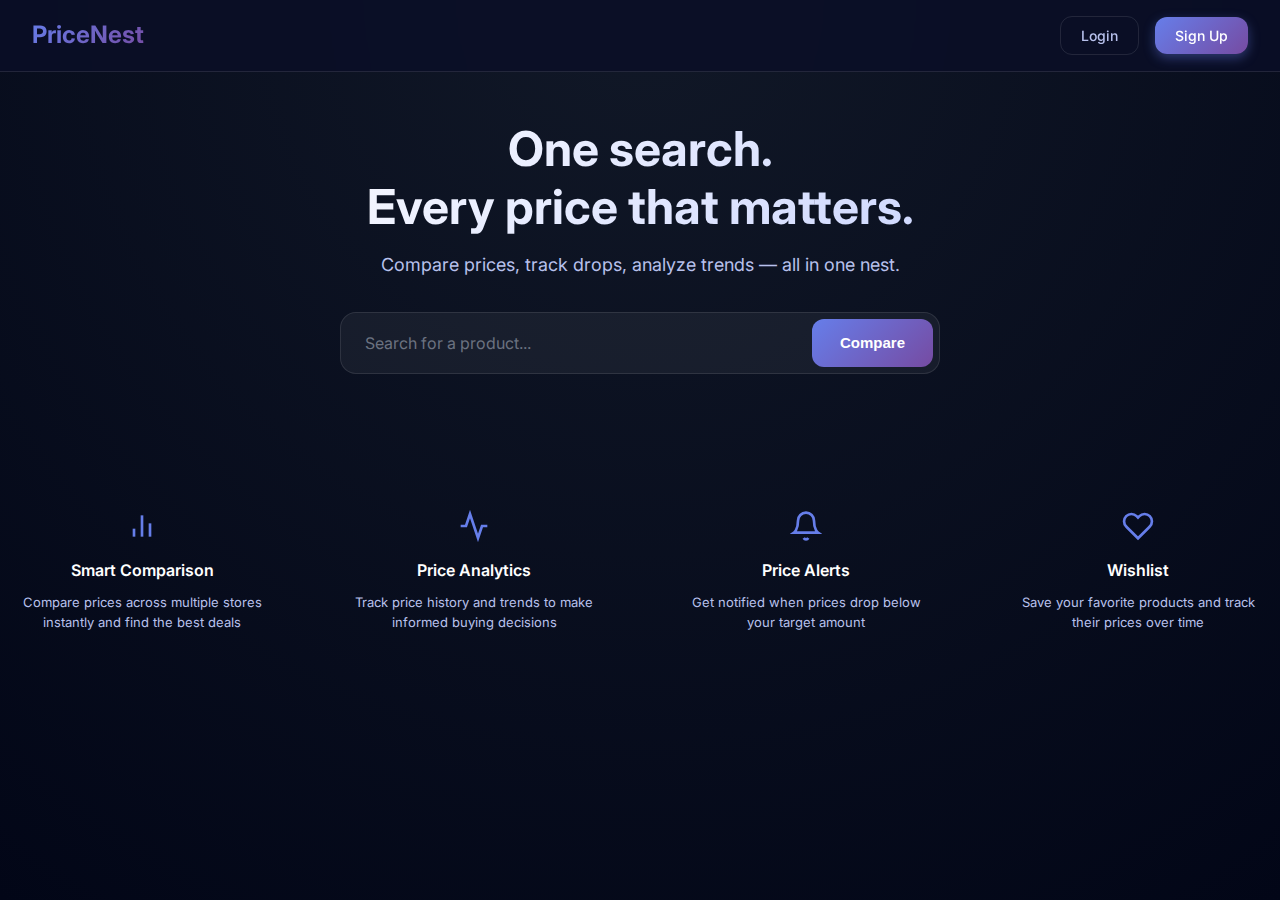
<file: PriceNest/frontend/index.html>
<!DOCTYPE html>
<html lang="en">

<head>
  <meta charset="UTF-8" />
  <meta name="viewport" content="width=device-width, initial-scale=1.0" />
  <title>PriceNest - One search. Every price that matters.</title>
  <link rel="stylesheet" href="css/style.css" />
</head>

<body>

  <nav>
    <h2 onclick="window.location.href='index.html'">PriceNest</h2>

    <!-- Navigation buttons - will be updated by JavaScript based on auth state -->
    <div class="nav-buttons" id="navButtons">
      <!-- Logged out state (default) -->
      <a href="login.html"><button class="btn">Login</button></a>
      <a href="signup.html"><button class="btn primary">Sign Up</button></a>
    </div>
  </nav>

  <section class="hero">
    <h1>One search.<br>Every price that matters.</h1>
    <p>Compare prices, track drops, analyze trends — all in one nest.</p>

    <div class="search-box">
      <input id="searchInput" placeholder="Search for a product..." autocomplete="off" />
      <button onclick="handleSearch()">Compare</button>
    </div>
  </section>

  <section class="features">
    <div class="feature">
      <svg class="feature-icon" xmlns="http://www.w3.org/2000/svg" width="32" height="32" viewBox="0 0 24 24"
        fill="none" stroke="currentColor" stroke-width="2">
        <line x1="18" y1="20" x2="18" y2="10"></line>
        <line x1="12" y1="20" x2="12" y2="4"></line>
        <line x1="6" y1="20" x2="6" y2="14"></line>
      </svg>
      <h3>Smart Comparison</h3>
      <p>Compare prices across multiple stores instantly and find the best deals</p>
    </div>
    <div class="feature">
      <svg class="feature-icon" xmlns="http://www.w3.org/2000/svg" width="32" height="32" viewBox="0 0 24 24"
        fill="none" stroke="currentColor" stroke-width="2">
        <polyline points="22 12 18 12 15 21 9 3 6 12 2 12"></polyline>
      </svg>
      <h3>Price Analytics</h3>
      <p>Track price history and trends to make informed buying decisions</p>
    </div>
    <div class="feature">
      <svg class="feature-icon" xmlns="http://www.w3.org/2000/svg" width="32" height="32" viewBox="0 0 24 24"
        fill="none" stroke="currentColor" stroke-width="2">
        <path d="M18 8A6 6 0 0 0 6 8c0 7-3 9-3 9h18s-3-2-3-9"></path>
        <path d="M13.73 21a2 2 0 0 1-3.46 0"></path>
      </svg>
      <h3>Price Alerts</h3>
      <p>Get notified when prices drop below your target amount</p>
    </div>
    <div class="feature">
      <svg class="feature-icon" xmlns="http://www.w3.org/2000/svg" width="32" height="32" viewBox="0 0 24 24"
        fill="none" stroke="currentColor" stroke-width="2">
        <path
          d="M20.84 4.61a5.5 5.5 0 0 0-7.78 0L12 5.67l-1.06-1.06a5.5 5.5 0 0 0-7.78 7.78l1.06 1.06L12 21.23l7.78-7.78 1.06-1.06a5.5 5.5 0 0 0 0-7.78z">
        </path>
      </svg>
      <h3>Wishlist</h3>
      <p>Save your favorite products and track their prices over time</p>
    </div>
  </section>

  <script src="js/utils.js"></script>
  <script src="js/home.js"></script>

</body>

</html>
</file>
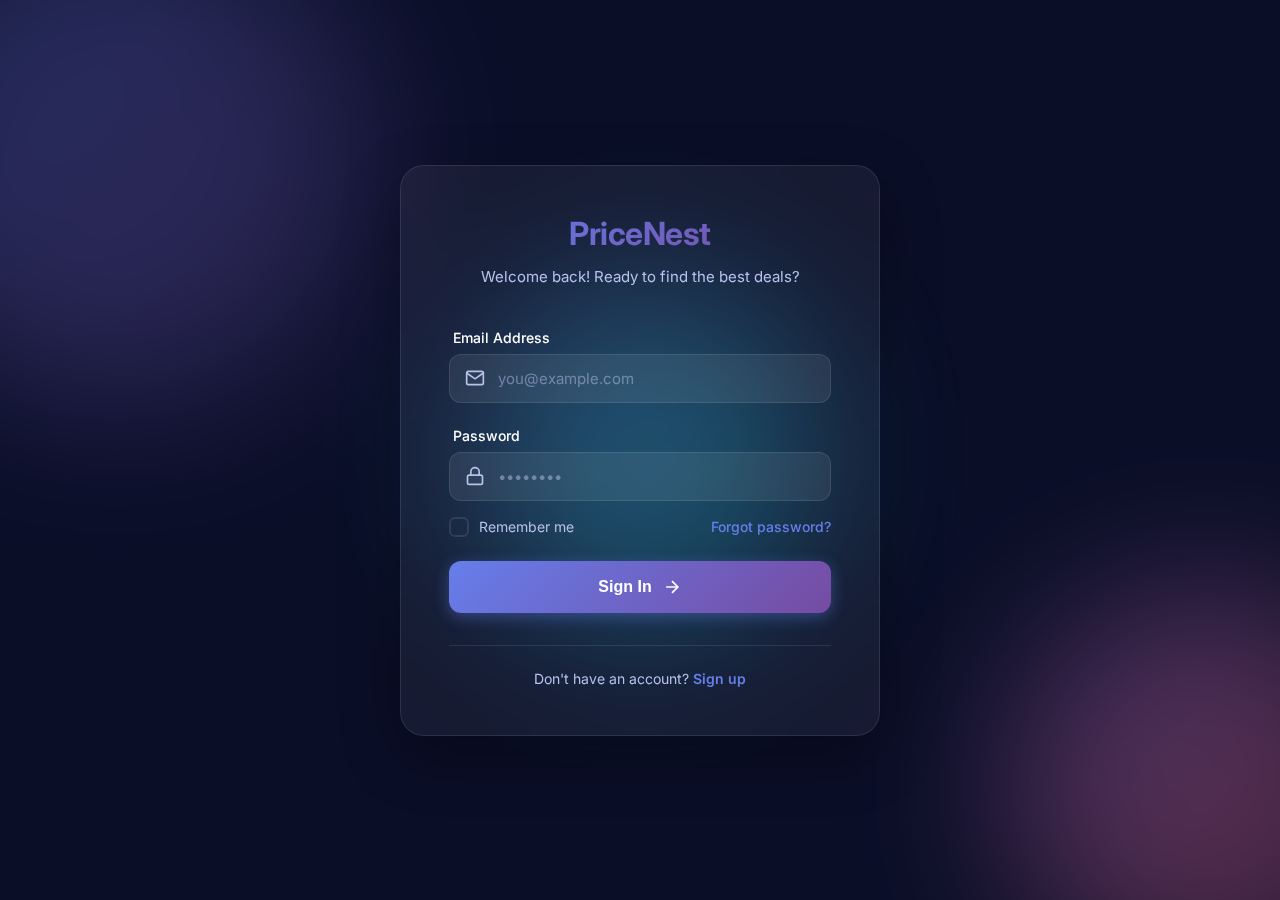
<file: PriceNest/frontend/alerts.html>
<!DOCTYPE html>
<html lang="en">

<head>
  <meta charset="UTF-8" />
  <meta name="viewport" content="width=device-width, initial-scale=1.0" />
  <title>My Alerts - PriceNest</title>
  <link rel="stylesheet" href="css/style.css" />
  <link rel="stylesheet" href="css/alerts.css" />
</head>

<body>

  <nav>
    <h2 onclick="window.location.href='index.html'">PriceNest</h2>

    <div class="nav-links">
    </div>

    <div class="nav-buttons" id="navButtons"></div>
  </nav>

  <div class="container">
    <div class="page-header">
      <h1>
        <svg xmlns="http://www.w3.org/2000/svg" width="32" height="32" viewBox="0 0 24 24" fill="none"
          stroke="currentColor" stroke-width="2">
          <path d="M18 8A6 6 0 0 0 6 8c0 7-3 9-3 9h18s-3-2-3-9"></path>
          <path d="M13.73 21a2 2 0 0 1-3.46 0"></path>
        </svg>
        My Price Alerts
      </h1>
      <p>Get notified when prices drop below your target</p>
    </div>

    <div id="alertsContainer">
      <div class="spinner"></div>
    </div>
  </div>

  <script src="js/utils.js"></script>
  <script src="js/alerts.js"></script>

</body>

</html>
</file>
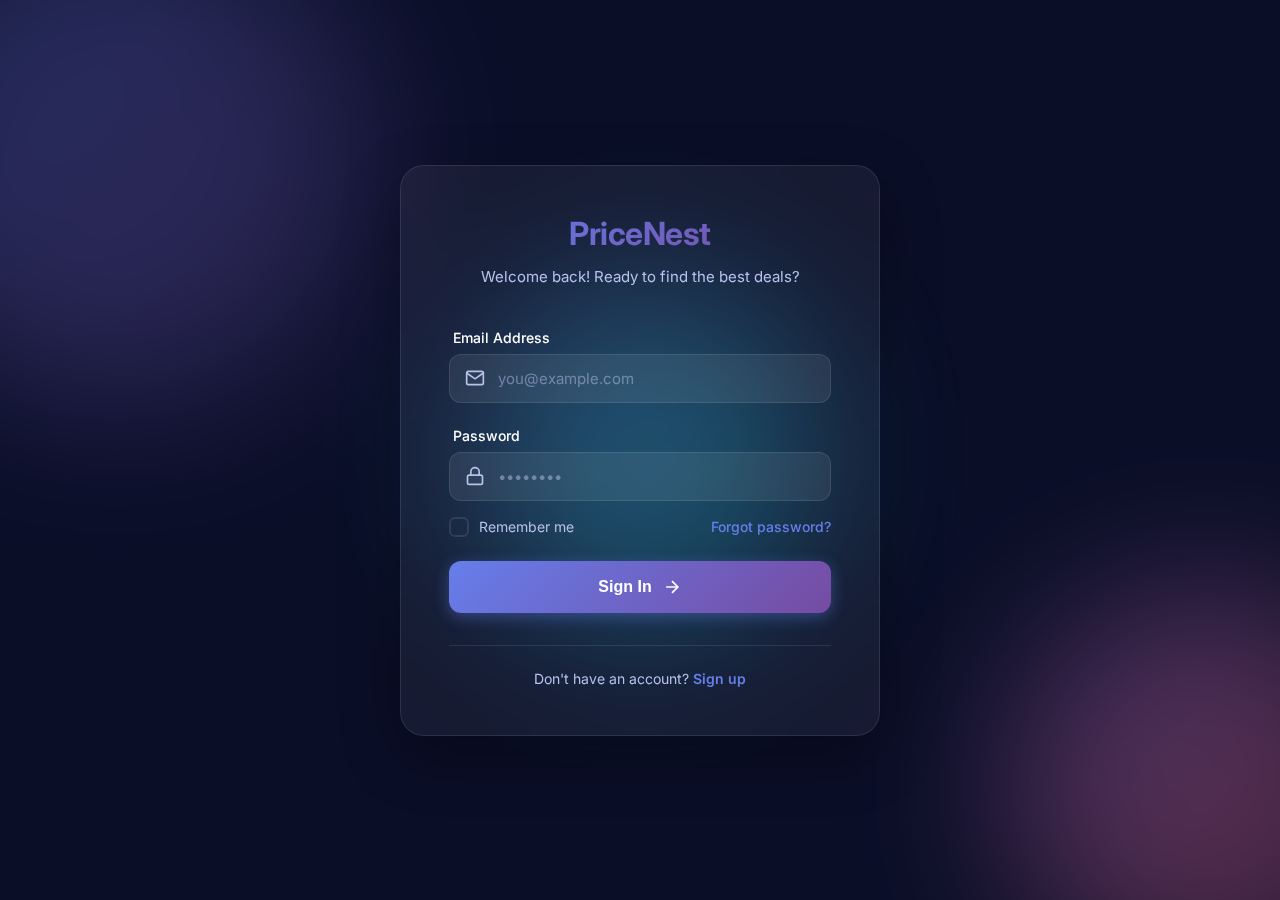
<file: PriceNest/frontend/login.html>
<!DOCTYPE html>
<html lang="en">

<head>
    <meta charset="UTF-8" />
    <meta name="viewport" content="width=device-width, initial-scale=1.0" />
    <title>Login - PriceNest</title>
    <link rel="stylesheet" href="css/auth.css" />
    <link href="https://fonts.googleapis.com/css2?family=Inter:wght@400;500;600;700&display=swap" rel="stylesheet">
</head>

<body>
    <div class="auth-container">
        <!-- Background Elements -->
        <div class="bg-gradient gradient-1"></div>
        <div class="bg-gradient gradient-2"></div>
        <div class="bg-gradient gradient-3"></div>

        <!-- Auth Card -->
        <div class="auth-card">
            <div class="auth-header">
                <h1 class="logo">PriceNest</h1>
                <p class="tagline">Welcome back! Ready to find the best deals?</p>
            </div>

            <form class="auth-form" id="loginForm">
                <div class="form-group">
                    <label for="email">Email Address</label>
                    <div class="input-wrapper">
                        <svg class="input-icon" xmlns="http://www.w3.org/2000/svg" width="20" height="20"
                            viewBox="0 0 24 24" fill="none" stroke="currentColor" stroke-width="2">
                            <path d="M4 4h16c1.1 0 2 .9 2 2v12c0 1.1-.9 2-2 2H4c-1.1 0-2-.9-2-2V6c0-1.1.9-2 2-2z">
                            </path>
                            <polyline points="22,6 12,13 2,6"></polyline>
                        </svg>
                        <input type="email" id="email" placeholder="you@example.com" required />
                    </div>
                </div>

                <div class="form-group">
                    <label for="password">Password</label>
                    <div class="input-wrapper">
                        <svg class="input-icon" xmlns="http://www.w3.org/2000/svg" width="20" height="20"
                            viewBox="0 0 24 24" fill="none" stroke="currentColor" stroke-width="2">
                            <rect x="3" y="11" width="18" height="11" rx="2" ry="2"></rect>
                            <path d="M7 11V7a5 5 0 0 1 10 0v4"></path>
                        </svg>
                        <input type="password" id="password" placeholder="••••••••" required />
                    </div>
                </div>

                <div class="form-options">
                    <label class="checkbox-label">
                        <input type="checkbox" id="remember" />
                        <span class="checkbox-custom"></span>
                        <span class="checkbox-text">Remember me</span>
                    </label>
                    <a href="#" class="forgot-link">Forgot password?</a>
                </div>

                <button type="submit" class="btn-primary">
                    <span>Sign In</span>
                    <svg class="btn-arrow" xmlns="http://www.w3.org/2000/svg" width="20" height="20" viewBox="0 0 24 24"
                        fill="none" stroke="currentColor" stroke-width="2">
                        <line x1="5" y1="12" x2="19" y2="12"></line>
                        <polyline points="12 5 19 12 12 19"></polyline>
                    </svg>
                </button>


            </form>

            <div class="auth-footer">
                <p>Don't have an account? <a href="signup.html" class="signup-link">Sign up</a></p>
            </div>
        </div>
    </div>

    <script src="js/auth.js"></script>
</body>

</html>
</file>
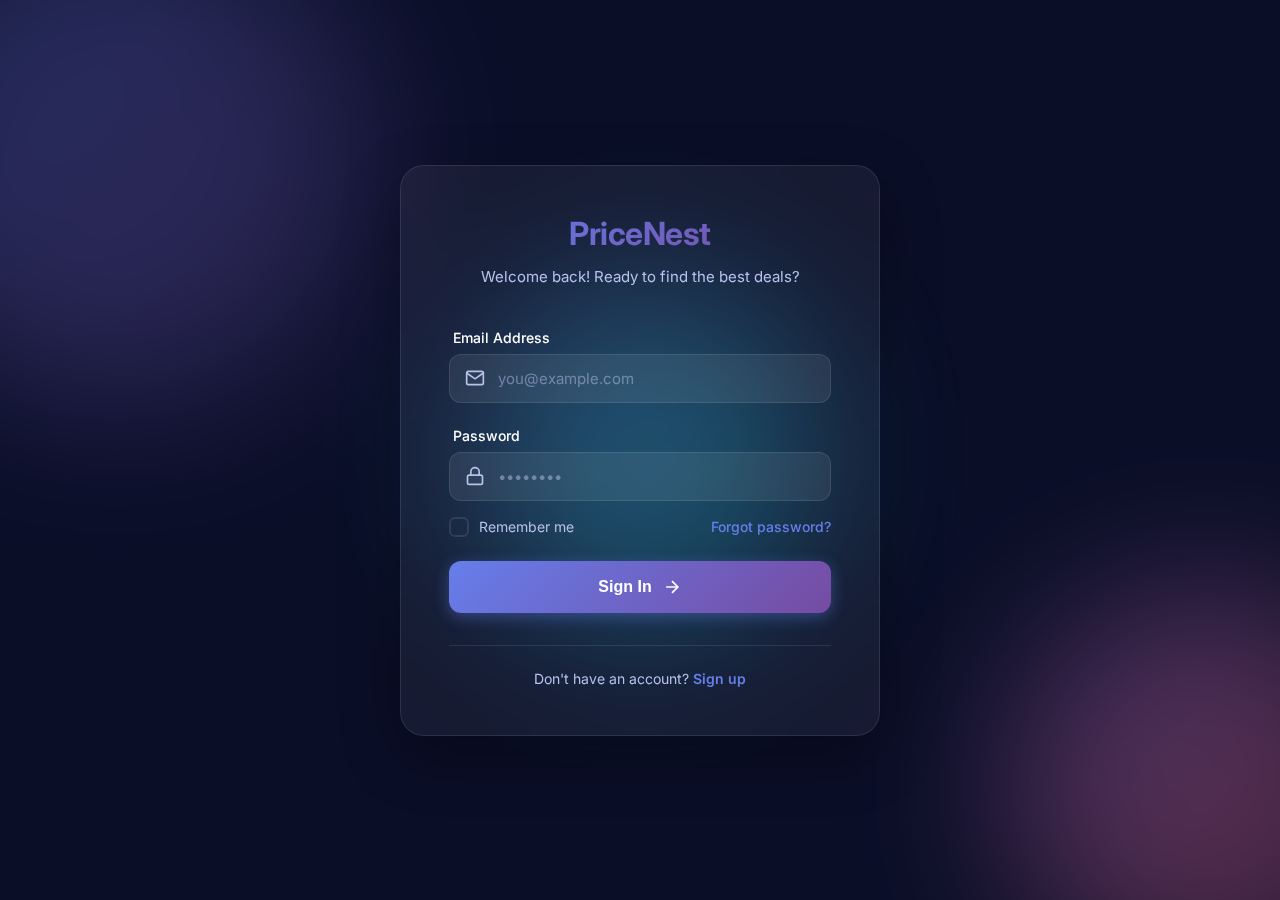
<file: PriceNest/frontend/profile.html>
<!DOCTYPE html>
<html lang="en">

<head>
    <meta charset="UTF-8" />
    <meta name="viewport" content="width=device-width, initial-scale=1.0" />
    <title>My Profile - PriceNest</title>
    <link rel="stylesheet" href="css/style.css" />
    <link rel="stylesheet" href="css/profile.css" />
</head>

<body>

    <nav>
        <h2 onclick="window.location.href='index.html'">PriceNest</h2>

        <div class="nav-links">
        </div>

        <div class="nav-buttons" id="navButtons"></div>
    </nav>

    <div class="container">
        <div class="page-header">
            <h1>
                <svg xmlns="http://www.w3.org/2000/svg" width="32" height="32" viewBox="0 0 24 24" fill="none"
                    stroke="currentColor" stroke-width="2">
                    <path d="M20 21v-2a4 4 0 0 0-4-4H8a4 4 0 0 0-4 4v2"></path>
                    <circle cx="12" cy="7" r="4"></circle>
                </svg>
                My Profile
            </h1>
            <p>Manage your account and preferences</p>
        </div>

        <div class="profile-container">
            <!-- Profile Info Card -->
            <div class="profile-card">
                <div class="profile-avatar">
                    <svg xmlns="http://www.w3.org/2000/svg" width="64" height="64" viewBox="0 0 24 24" fill="none"
                        stroke="currentColor" stroke-width="2">
                        <path d="M20 21v-2a4 4 0 0 0-4-4H8a4 4 0 0 0-4 4v2"></path>
                        <circle cx="12" cy="7" r="4"></circle>
                    </svg>
                </div>

                <h2 id="profileName">Loading...</h2>
                <p id="profileEmail">Loading...</p>

                <div class="profile-stats">
                    <div class="stat">
                        <div class="stat-value" id="alertsCount">0</div>
                        <div class="stat-label">Alerts</div>
                    </div>
                    <div class="stat">
                        <div class="stat-value" id="wishlistCount">0</div>
                        <div class="stat-label">Wishlist</div>
                    </div>
                    <div class="stat">
                        <div class="stat-value" id="memberSince">-</div>
                        <div class="stat-label">Member Since</div>
                    </div>
                </div>
            </div>

            <!-- Account Settings -->
            <div class="settings-card">
                <h3>Account Settings</h3>

                <form id="profileForm">
                    <div class="form-group">
                        <label for="firstName">First Name</label>
                        <input type="text" id="firstName" class="form-input" required />
                    </div>

                    <div class="form-group">
                        <label for="lastName">Last Name</label>
                        <input type="text" id="lastName" class="form-input" required />
                    </div>

                    <div class="form-group">
                        <label for="email">Email</label>
                        <input type="email" id="email" class="form-input" required />
                    </div>

                    <button type="submit" class="btn primary" style="width: 100%;">
                        Save Changes
                    </button>
                </form>
            </div>

            <!-- Quick Actions -->
            <div class="actions-card">
                <h3>Quick Actions</h3>

                <div class="action-buttons">
                    <button class="action-btn" onclick="window.location.href='alerts.html'">
                        <svg xmlns="http://www.w3.org/2000/svg" width="24" height="24" viewBox="0 0 24 24" fill="none"
                            stroke="currentColor" stroke-width="2">
                            <path d="M18 8A6 6 0 0 0 6 8c0 7-3 9-3 9h18s-3-2-3-9"></path>
                            <path d="M13.73 21a2 2 0 0 1-3.46 0"></path>
                        </svg>
                        <span>View Alerts</span>
                    </button>

                    <button class="action-btn" onclick="window.location.href='wishlist.html'">
                        <svg xmlns="http://www.w3.org/2000/svg" width="24" height="24" viewBox="0 0 24 24" fill="none"
                            stroke="currentColor" stroke-width="2">
                            <path
                                d="M20.84 4.61a5.5 5.5 0 0 0-7.78 0L12 5.67l-1.06-1.06a5.5 5.5 0 0 0-7.78 7.78l1.06 1.06L12 21.23l7.78-7.78 1.06-1.06a5.5 5.5 0 0 0 0-7.78z">
                            </path>
                        </svg>
                        <span>View Wishlist</span>
                    </button>

                    <button class="action-btn danger" onclick="handleLogout()">
                        <svg xmlns="http://www.w3.org/2000/svg" width="24" height="24" viewBox="0 0 24 24" fill="none"
                            stroke="currentColor" stroke-width="2">
                            <path d="M9 21H5a2 2 0 0 1-2-2V5a2 2 0 0 1 2-2h4"></path>
                            <polyline points="16 17 21 12 16 7"></polyline>
                            <line x1="21" y1="12" x2="9" y2="12"></line>
                        </svg>
                        <span>Logout</span>
                    </button>
                </div>
            </div>
        </div>
    </div>

    <script src="js/utils.js"></script>
    <script src="js/profile.js"></script>

</body>

</html>
</file>
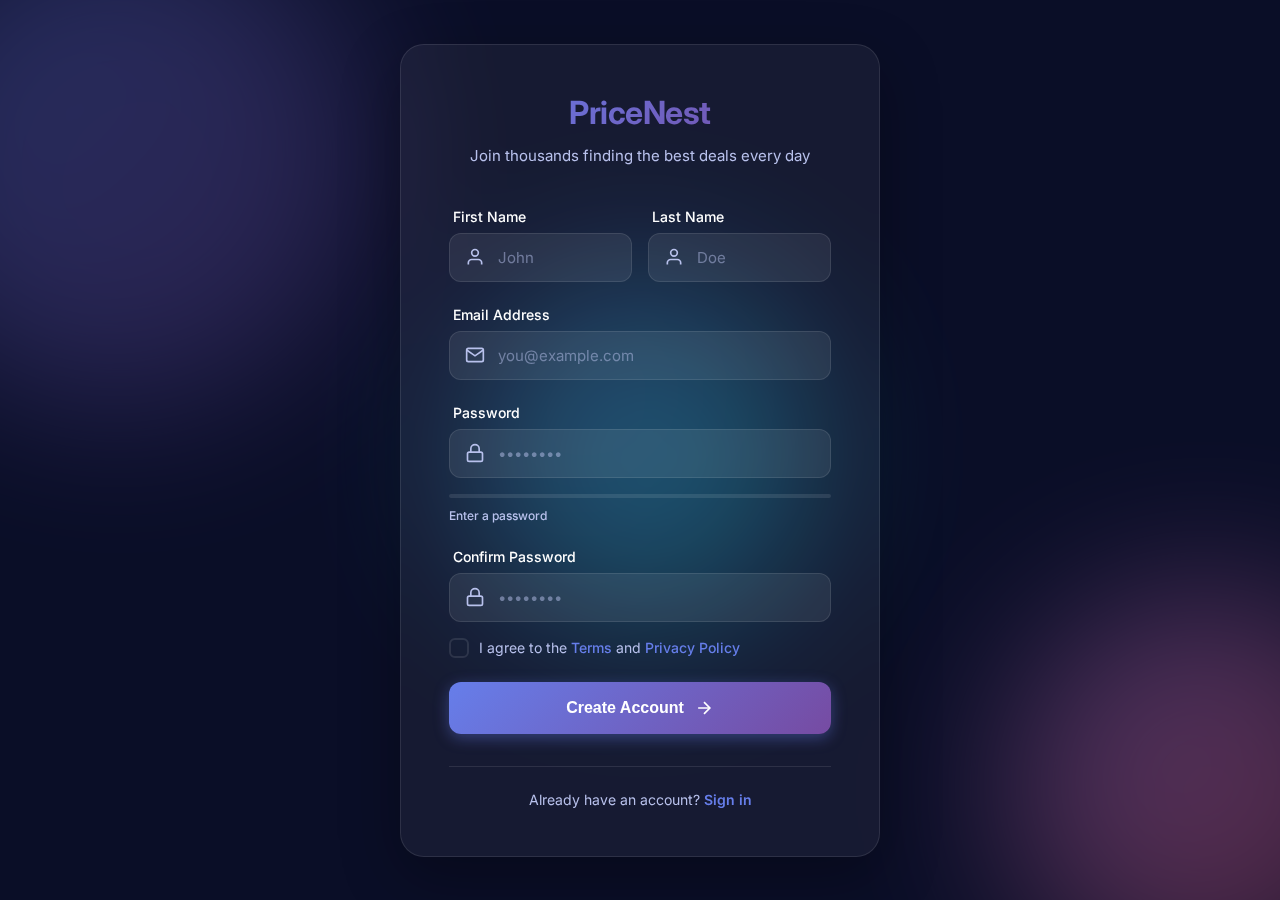
<file: PriceNest/frontend/signup.html>
<!DOCTYPE html>
<html lang="en">

<head>
    <meta charset="UTF-8" />
    <meta name="viewport" content="width=device-width, initial-scale=1.0" />
    <title>Sign Up - PriceNest</title>
    <link rel="stylesheet" href="css/auth.css" />
    <link href="https://fonts.googleapis.com/css2?family=Inter:wght@400;500;600;700&display=swap" rel="stylesheet">
</head>

<body>
    <div class="auth-container">
        <!-- Background Elements -->
        <div class="bg-gradient gradient-1"></div>
        <div class="bg-gradient gradient-2"></div>
        <div class="bg-gradient gradient-3"></div>

        <!-- Auth Card -->
        <div class="auth-card">
            <div class="auth-header">
                <h1 class="logo">PriceNest</h1>
                <p class="tagline">Join thousands finding the best deals every day</p>
            </div>

            <form class="auth-form" id="signupForm">
                <div class="form-row">
                    <div class="form-group">
                        <label for="firstName">First Name</label>
                        <div class="input-wrapper">
                            <svg class="input-icon" xmlns="http://www.w3.org/2000/svg" width="20" height="20"
                                viewBox="0 0 24 24" fill="none" stroke="currentColor" stroke-width="2">
                                <path d="M20 21v-2a4 4 0 0 0-4-4H8a4 4 0 0 0-4 4v2"></path>
                                <circle cx="12" cy="7" r="4"></circle>
                            </svg>
                            <input type="text" id="firstName" placeholder="John" required />
                        </div>
                    </div>

                    <div class="form-group">
                        <label for="lastName">Last Name</label>
                        <div class="input-wrapper">
                            <svg class="input-icon" xmlns="http://www.w3.org/2000/svg" width="20" height="20"
                                viewBox="0 0 24 24" fill="none" stroke="currentColor" stroke-width="2">
                                <path d="M20 21v-2a4 4 0 0 0-4-4H8a4 4 0 0 0-4 4v2"></path>
                                <circle cx="12" cy="7" r="4"></circle>
                            </svg>
                            <input type="text" id="lastName" placeholder="Doe" required />
                        </div>
                    </div>
                </div>

                <div class="form-group">
                    <label for="email">Email Address</label>
                    <div class="input-wrapper">
                        <svg class="input-icon" xmlns="http://www.w3.org/2000/svg" width="20" height="20"
                            viewBox="0 0 24 24" fill="none" stroke="currentColor" stroke-width="2">
                            <path d="M4 4h16c1.1 0 2 .9 2 2v12c0 1.1-.9 2-2 2H4c-1.1 0-2-.9-2-2V6c0-1.1.9-2 2-2z">
                            </path>
                            <polyline points="22,6 12,13 2,6"></polyline>
                        </svg>
                        <input type="email" id="email" placeholder="you@example.com" required />
                    </div>
                </div>

                <div class="form-group">
                    <label for="password">Password</label>
                    <div class="input-wrapper">
                        <svg class="input-icon" xmlns="http://www.w3.org/2000/svg" width="20" height="20"
                            viewBox="0 0 24 24" fill="none" stroke="currentColor" stroke-width="2">
                            <rect x="3" y="11" width="18" height="11" rx="2" ry="2"></rect>
                            <path d="M7 11V7a5 5 0 0 1 10 0v4"></path>
                        </svg>
                        <input type="password" id="password" placeholder="••••••••" required />
                    </div>
                    <div class="password-strength">
                        <div class="strength-bar">
                            <div class="strength-fill" id="strengthFill"></div>
                        </div>
                        <span class="strength-text" id="strengthText">Enter a password</span>
                    </div>
                </div>

                <div class="form-group">
                    <label for="confirmPassword">Confirm Password</label>
                    <div class="input-wrapper">
                        <svg class="input-icon" xmlns="http://www.w3.org/2000/svg" width="20" height="20"
                            viewBox="0 0 24 24" fill="none" stroke="currentColor" stroke-width="2">
                            <rect x="3" y="11" width="18" height="11" rx="2" ry="2"></rect>
                            <path d="M7 11V7a5 5 0 0 1 10 0v4"></path>
                        </svg>
                        <input type="password" id="confirmPassword" placeholder="••••••••" required />
                    </div>
                </div>

                <div class="form-options">
                    <label class="checkbox-label">
                        <input type="checkbox" id="terms" required />
                        <span class="checkbox-custom"></span>
                        <span class="checkbox-text">I agree to the <a href="#" class="link-inline">Terms</a> and <a
                                href="#" class="link-inline">Privacy Policy</a></span>
                    </label>
                </div>

                <button type="submit" class="btn-primary">
                    <span>Create Account</span>
                    <svg class="btn-arrow" xmlns="http://www.w3.org/2000/svg" width="20" height="20" viewBox="0 0 24 24"
                        fill="none" stroke="currentColor" stroke-width="2">
                        <line x1="5" y1="12" x2="19" y2="12"></line>
                        <polyline points="12 5 19 12 12 19"></polyline>
                    </svg>
                </button>


            </form>

            <div class="auth-footer">
                <p>Already have an account? <a href="login.html" class="signup-link">Sign in</a></p>
            </div>
        </div>
    </div>

    <script src="js/auth.js"></script>
</body>

</html>
</file>
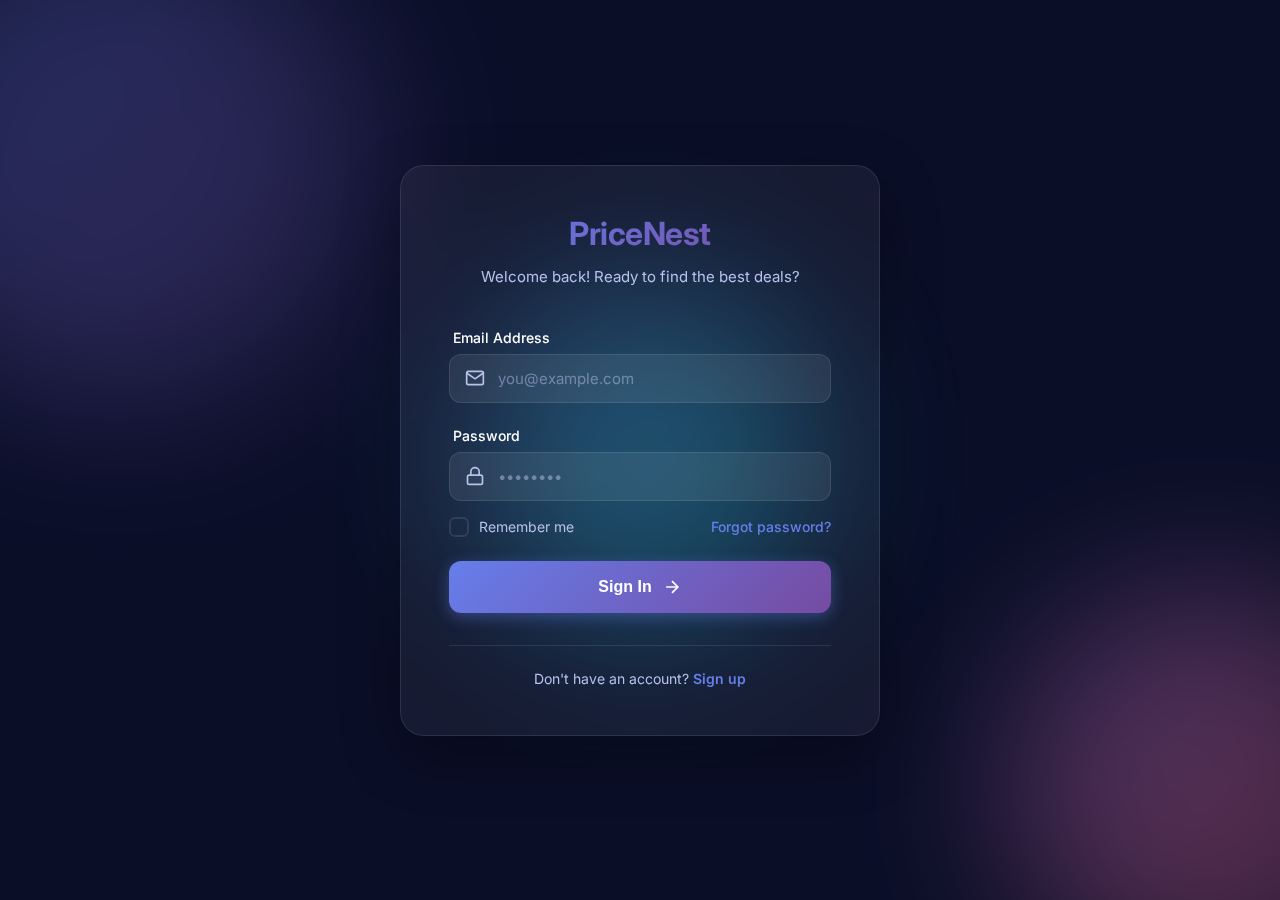
<file: PriceNest/frontend/wishlist.html>
<!DOCTYPE html>
<html lang="en">

<head>
    <meta charset="UTF-8" />
    <meta name="viewport" content="width=device-width, initial-scale=1.0" />
    <title>My Wishlist - PriceNest</title>
    <link rel="stylesheet" href="css/style.css" />
    <link rel="stylesheet" href="css/wishlist.css" />
</head>

<body>

    <nav>
        <h2 onclick="window.location.href='index.html'">PriceNest</h2>

        <div class="nav-links">
        </div>

        <div class="nav-buttons" id="navButtons"></div>
    </nav>

    <div class="container">
        <div class="page-header">
            <h1>
                <svg xmlns="http://www.w3.org/2000/svg" width="32" height="32" viewBox="0 0 24 24" fill="none"
                    stroke="currentColor" stroke-width="2">
                    <path
                        d="M20.84 4.61a5.5 5.5 0 0 0-7.78 0L12 5.67l-1.06-1.06a5.5 5.5 0 0 0-7.78 7.78l1.06 1.06L12 21.23l7.78-7.78 1.06-1.06a5.5 5.5 0 0 0 0-7.78z">
                    </path>
                </svg>
                My Wishlist
            </h1>
            <p>Track your favorite products and their prices</p>
        </div>

        <div id="wishlistContainer">
            <div class="spinner"></div>
        </div>
    </div>

    <script src="js/utils.js"></script>
    <script src="js/wishlist.js"></script>

</body>

</html>
</file>
<file: PriceNest/frontend/css/alerts.css>
/* =====================================================
   ALERTS PAGE SPECIFIC STYLES
===================================================== */

.page-header {
    text-align: center;
    margin-bottom: var(--spacing-xl);
}

.page-header h1 {
    font-size: 36px;
    font-weight: 700;
    margin-bottom: var(--spacing-md);
    display: flex;
    align-items: center;
    justify-content: center;
    gap: var(--spacing-md);
    background: linear-gradient(135deg, #ffffff 0%, #c7d2fe 100%);
    -webkit-background-clip: text;
    -webkit-text-fill-color: transparent;
    background-clip: text;
}

.page-header h1 svg {
    stroke: url(#gradient);
}

.page-header p {
    color: var(--text-secondary);
    font-size: 16px;
}

/* Alerts Grid */
.alerts-grid {
    display: grid;
    gap: var(--spacing-lg);
    max-width: 800px;
    margin: 0 auto;
}

.alert-card {
    background: var(--bg-card);
    border: 1px solid var(--border-color);
    border-radius: var(--radius-lg);
    padding: var(--spacing-lg);
    transition: all var(--transition-base);
    display: flex;
    justify-content: space-between;
    align-items: center;
    gap: var(--spacing-lg);
}

.alert-card:hover {
    background: var(--bg-card-hover);
    border-color: var(--border-color-hover);
    transform: translateY(-2px);
    box-shadow: var(--shadow-md);
}

.alert-info {
    flex: 1;
}

.alert-product {
    font-size: 18px;
    font-weight: 600;
    color: var(--text-primary);
    margin-bottom: var(--spacing-sm);
}

.alert-details {
    display: flex;
    gap: var(--spacing-lg);
    flex-wrap: wrap;
}

.alert-detail {
    display: flex;
    flex-direction: column;
    gap: 4px;
}

.alert-detail-label {
    font-size: 12px;
    color: var(--text-muted);
    text-transform: uppercase;
    letter-spacing: 0.5px;
}

.alert-detail-value {
    font-size: 16px;
    font-weight: 600;
    color: var(--text-primary);
}

.alert-detail-value.price {
    background: var(--primary-gradient);
    -webkit-background-clip: text;
    -webkit-text-fill-color: transparent;
    background-clip: text;
}

.alert-actions {
    display: flex;
    gap: var(--spacing-sm);
}

.alert-actions button {
    padding: 10px;
    background: var(--bg-card);
    border: 1px solid var(--border-color);
    border-radius: var(--radius-md);
    cursor: pointer;
    transition: all var(--transition-base);
    display: flex;
    align-items: center;
    justify-content: center;
}

.alert-actions button:hover {
    background: var(--bg-card-hover);
    border-color: var(--border-color-hover);
    transform: translateY(-2px);
}

.alert-actions button.delete:hover {
    background: rgba(239, 68, 68, 0.2);
    border-color: var(--error-color);
}

.alert-actions button svg {
    width: 18px;
    height: 18px;
    stroke: var(--text-secondary);
}

.alert-actions button.delete:hover svg {
    stroke: var(--error-color);
}

.alert-status {
    display: inline-flex;
    align-items: center;
    gap: 6px;
    padding: 4px 12px;
    border-radius: 12px;
    font-size: 12px;
    font-weight: 600;
    margin-top: var(--spacing-sm);
}

.alert-status.active {
    background: rgba(16, 185, 129, 0.2);
    color: var(--success-color);
}

.alert-status.inactive {
    background: rgba(107, 114, 128, 0.2);
    color: var(--text-muted);
}

.alert-status-dot {
    width: 6px;
    height: 6px;
    border-radius: 50%;
    background: currentColor;
}

/* =====================================================
   RESPONSIVE
===================================================== */
@media (max-width: 768px) {
    .page-header h1 {
        font-size: 28px;
    }

    .alert-card {
        flex-direction: column;
        align-items: flex-start;
    }

    .alert-actions {
        width: 100%;
        justify-content: flex-end;
    }
}
</file>
<file: PriceNest/frontend/css/profile.css>
/* =====================================================
   PROFILE PAGE SPECIFIC STYLES
===================================================== */

.profile-container {
    max-width: 900px;
    margin: 0 auto;
    display: grid;
    gap: var(--spacing-xl);
}

/* Profile Card */
.profile-card {
    background: var(--bg-card);
    border: 1px solid var(--border-color);
    border-radius: var(--radius-lg);
    padding: var(--spacing-2xl);
    text-align: center;
}

.profile-avatar {
    width: 120px;
    height: 120px;
    margin: 0 auto var(--spacing-lg);
    background: var(--primary-gradient);
    border-radius: 50%;
    display: flex;
    align-items: center;
    justify-content: center;
}

.profile-avatar svg {
    stroke: white;
}

.profile-card h2 {
    font-size: 28px;
    font-weight: 700;
    margin-bottom: var(--spacing-sm);
}

.profile-card p {
    color: var(--text-secondary);
    font-size: 15px;
    margin-bottom: var(--spacing-xl);
}

.profile-stats {
    display: grid;
    grid-template-columns: repeat(3, 1fr);
    gap: var(--spacing-lg);
    padding-top: var(--spacing-xl);
    border-top: 1px solid var(--border-color);
}

.stat {
    text-align: center;
}

.stat-value {
    font-size: 32px;
    font-weight: 700;
    background: var(--primary-gradient);
    -webkit-background-clip: text;
    -webkit-text-fill-color: transparent;
    background-clip: text;
    margin-bottom: var(--spacing-sm);
}

.stat-label {
    font-size: 13px;
    color: var(--text-secondary);
    text-transform: uppercase;
    letter-spacing: 0.5px;
}

/* Settings Card */
.settings-card {
    background: var(--bg-card);
    border: 1px solid var(--border-color);
    border-radius: var(--radius-lg);
    padding: var(--spacing-xl);
}

.settings-card h3 {
    font-size: 20px;
    font-weight: 600;
    margin-bottom: var(--spacing-lg);
}

/* Actions Card */
.actions-card {
    background: var(--bg-card);
    border: 1px solid var(--border-color);
    border-radius: var(--radius-lg);
    padding: var(--spacing-xl);
}

.actions-card h3 {
    font-size: 20px;
    font-weight: 600;
    margin-bottom: var(--spacing-lg);
}

.action-buttons {
    display: grid;
    gap: var(--spacing-md);
}

.action-btn {
    display: flex;
    align-items: center;
    gap: var(--spacing-md);
    padding: var(--spacing-md) var(--spacing-lg);
    background: var(--input-bg);
    border: 1px solid var(--border-color);
    border-radius: var(--radius-md);
    color: var(--text-primary);
    font-size: 15px;
    font-weight: 500;
    cursor: pointer;
    transition: all var(--transition-base);
    font-family: inherit;
}

.action-btn:hover {
    background: var(--bg-card-hover);
    border-color: var(--border-color-hover);
    transform: translateX(4px);
}

.action-btn svg {
    stroke: var(--text-secondary);
}

.action-btn:hover svg {
    stroke: var(--text-primary);
}

.action-btn.danger:hover {
    background: rgba(239, 68, 68, 0.2);
    border-color: var(--error-color);
    color: var(--error-color);
}

.action-btn.danger:hover svg {
    stroke: var(--error-color);
}

/* =====================================================
   RESPONSIVE
===================================================== */
@media (max-width: 768px) {
    .profile-stats {
        grid-template-columns: 1fr;
    }

    .profile-avatar {
        width: 100px;
        height: 100px;
    }

    .profile-card h2 {
        font-size: 24px;
    }
}
</file>
<file: PriceNest/frontend/css/wishlist.css>
/* =====================================================
   WISHLIST PAGE SPECIFIC STYLES
===================================================== */

.wishlist-grid {
    display: grid;
    grid-template-columns: repeat(auto-fill, minmax(300px, 1fr));
    gap: var(--spacing-lg);
}

.wishlist-item {
    background: var(--bg-card);
    border: 1px solid var(--border-color);
    border-radius: var(--radius-lg);
    padding: var(--spacing-lg);
    transition: all var(--transition-base);
    display: flex;
    flex-direction: column;
}

.wishlist-item:hover {
    background: var(--bg-card-hover);
    border-color: var(--border-color-hover);
    transform: translateY(-4px);
    box-shadow: var(--shadow-md);
}

.wishlist-item-image {
    width: 100%;
    height: 200px;
    object-fit: cover;
    border-radius: var(--radius-md);
    margin-bottom: var(--spacing-md);
    background: var(--input-bg);
}

.wishlist-item-store {
    font-size: 12px;
    font-weight: 600;
    color: var(--text-secondary);
    text-transform: uppercase;
    letter-spacing: 0.5px;
    margin-bottom: var(--spacing-sm);
}

.wishlist-item-name {
    font-size: 16px;
    font-weight: 600;
    color: var(--text-primary);
    margin-bottom: var(--spacing-md);
    line-height: 1.4;
    display: -webkit-box;
    line-clamp: 2;
    -webkit-line-clamp: 2;
    -webkit-box-orient: vertical;
    overflow: hidden;
}

.wishlist-item-price {
    font-size: 28px;
    font-weight: 700;
    background: var(--primary-gradient);
    -webkit-background-clip: text;
    -webkit-text-fill-color: transparent;
    background-clip: text;
    margin-bottom: var(--spacing-sm);
}

.wishlist-item-added {
    font-size: 13px;
    color: var(--text-muted);
    margin-bottom: var(--spacing-md);
}

.wishlist-item-actions {
    display: flex;
    gap: var(--spacing-sm);
    margin-top: auto;
}

.wishlist-item-actions .btn {
    flex: 1;
    justify-content: center;
    padding: 10px;
    font-size: 13px;
}

.btn-remove {
    background: transparent;
    border: 1px solid var(--border-color);
    color: var(--text-secondary);
}

.btn-remove:hover {
    background: rgba(239, 68, 68, 0.2);
    border-color: var(--error-color);
    color: var(--error-color);
}

/* =====================================================
   RESPONSIVE
===================================================== */
@media (max-width: 768px) {
    .wishlist-grid {
        grid-template-columns: 1fr;
    }
}
</file>
<file: PriceNest/frontend/css/style.css>
/* =====================================================
   IMPORTS & RESET
===================================================== */
@import url('https://fonts.googleapis.com/css2?family=Inter:wght@400;500;600;700&display=swap');

* {
  margin: 0;
  padding: 0;
  box-sizing: border-box;
}

/* =====================================================
   ROOT VARIABLES - DESIGN SYSTEM
===================================================== */
:root {
  /* Primary Colors */
  --primary-color: #667eea;
  --primary-gradient: linear-gradient(135deg, #667eea 0%, #764ba2 100%);
  --secondary-gradient: linear-gradient(135deg, #f093fb 0%, #f5576c 100%);
  --success-gradient: linear-gradient(135deg, #4facfe 0%, #00f2fe 100%);
  --success-color: #10b981;
  --error-color: #ef4444;
  --warning-color: #f59e0b;
  --info-color: #667eea;

  /* Background Colors */
  --bg-dark: #0a0e27;
  --bg-darker: #020617;
  --bg-card: rgba(255, 255, 255, 0.05);
  --bg-card-hover: rgba(255, 255, 255, 0.08);
  --input-bg: rgba(255, 255, 255, 0.08);

  /* Text Colors */
  --text-primary: #ffffff;
  --text-secondary: #b8c1ec;
  --text-muted: #6b7280;

  /* Border & Divider */
  --border-color: rgba(255, 255, 255, 0.1);
  --border-color-hover: rgba(255, 255, 255, 0.2);

  /* Shadows */
  --shadow-sm: 0 2px 8px rgba(0, 0, 0, 0.1);
  --shadow-md: 0 4px 15px rgba(0, 0, 0, 0.2);
  --shadow-lg: 0 10px 30px rgba(0, 0, 0, 0.3);
  --shadow-glow: 0 0 20px rgba(102, 126, 234, 0.3);

  /* Spacing */
  --spacing-xs: 4px;
  --spacing-sm: 8px;
  --spacing-md: 16px;
  --spacing-lg: 24px;
  --spacing-xl: 32px;
  --spacing-2xl: 48px;

  /* Border Radius */
  --radius-sm: 8px;
  --radius-md: 12px;
  --radius-lg: 16px;
  --radius-xl: 24px;

  /* Transitions */
  --transition-fast: 0.15s ease;
  --transition-base: 0.3s ease;
  --transition-slow: 0.5s ease;
}

/* =====================================================
   GLOBAL STYLES
===================================================== */
body {
  margin: 0;
  font-family: 'Inter', -apple-system, BlinkMacSystemFont, 'Segoe UI', sans-serif;
  background: radial-gradient(circle at top, #111827, var(--bg-darker));
  color: var(--text-primary);
  min-height: 100vh;
  line-height: 1.6;
}

a {
  text-decoration: none;
  color: inherit;
}

/* =====================================================
   NAVBAR
===================================================== */
nav {
  display: flex;
  justify-content: space-between;
  align-items: center;
  padding: var(--spacing-md) var(--spacing-xl);
  border-bottom: 1px solid var(--border-color);
  backdrop-filter: blur(10px);
  -webkit-backdrop-filter: blur(10px);
  background: rgba(10, 14, 39, 0.8);
  position: sticky;
  top: 0;
  z-index: 100;
}

nav h2 {
  color: var(--text-primary);
  font-size: 24px;
  font-weight: 700;
  background: var(--primary-gradient);
  -webkit-background-clip: text;
  -webkit-text-fill-color: transparent;
  background-clip: text;
  cursor: pointer;
}

nav .nav-links {
  display: flex;
  align-items: center;
  gap: var(--spacing-lg);
}

nav .nav-links a {
  color: var(--text-secondary);
  text-decoration: none;
  font-weight: 500;
  font-size: 15px;
  transition: color var(--transition-base);
  position: relative;
}

nav .nav-links a:hover {
  color: var(--text-primary);
}

nav .nav-links a::after {
  content: '';
  position: absolute;
  bottom: -4px;
  left: 0;
  width: 0;
  height: 2px;
  background: var(--primary-gradient);
  transition: width var(--transition-base);
}

nav .nav-links a:hover::after {
  width: 100%;
}

/* Navigation Buttons */
.nav-buttons {
  display: flex;
  align-items: center;
  gap: var(--spacing-md);
}

.nav-icon-btn {
  position: relative;
  padding: 10px;
  background: var(--bg-card);
  border: 1px solid var(--border-color);
  border-radius: var(--radius-md);
  color: var(--text-secondary);
  cursor: pointer;
  transition: all var(--transition-base);
  display: flex;
  align-items: center;
  justify-content: center;
}

.nav-icon-btn:hover {
  background: var(--bg-card-hover);
  border-color: var(--border-color-hover);
  color: var(--text-primary);
  transform: translateY(-2px);
}

.nav-icon-btn svg {
  width: 20px;
  height: 20px;
}

.nav-icon-btn .badge {
  position: absolute;
  top: -4px;
  right: -4px;
  background: var(--error-color);
  color: white;
  font-size: 11px;
  font-weight: 600;
  padding: 2px 6px;
  border-radius: 10px;
  min-width: 18px;
  text-align: center;
}

/* =====================================================
   BUTTONS
===================================================== */
.btn {
  padding: 10px 20px;
  border: 1px solid var(--border-color);
  background: transparent;
  color: var(--text-secondary);
  border-radius: var(--radius-md);
  cursor: pointer;
  font-weight: 500;
  font-size: 14px;
  font-family: inherit;
  transition: all var(--transition-base);
  display: inline-flex;
  align-items: center;
  gap: var(--spacing-sm);
}

.btn:hover {
  background: var(--bg-card);
  border-color: var(--border-color-hover);
  color: var(--text-primary);
  transform: translateY(-2px);
}

.btn.primary {
  background: var(--primary-gradient);
  border: none;
  color: white;
  box-shadow: 0 4px 12px rgba(102, 126, 234, 0.4);
}

.btn.primary:hover {
  box-shadow: 0 6px 20px rgba(102, 126, 234, 0.5);
}

.btn.secondary {
  background: var(--secondary-gradient);
  border: none;
  color: white;
  box-shadow: 0 4px 12px rgba(240, 147, 251, 0.4);
}

.btn.success {
  background: var(--success-gradient);
  border: none;
  color: white;
}

.btn.outline {
  background: transparent;
  border: 1px solid var(--border-color);
}

.btn:disabled {
  opacity: 0.5;
  cursor: not-allowed;
  transform: none !important;
}

/* =====================================================
   HERO SECTION
===================================================== */
.hero {
  text-align: center;
  padding: var(--spacing-2xl) var(--spacing-lg);
  max-width: 900px;
  margin: 0 auto;
}

.hero h1 {
  font-size: 48px;
  font-weight: 700;
  line-height: 1.2;
  margin-bottom: var(--spacing-md);
  background: linear-gradient(135deg, #ffffff 0%, #c7d2fe 100%);
  -webkit-background-clip: text;
  -webkit-text-fill-color: transparent;
  background-clip: text;
}

.hero p {
  font-size: 18px;
  color: var(--text-secondary);
  margin-bottom: var(--spacing-xl);
}

/* =====================================================
   SEARCH BOX
===================================================== */
.search-box {
  display: flex;
  max-width: 600px;
  margin: 0 auto var(--spacing-lg);
  background: var(--bg-card);
  border: 1px solid var(--border-color);
  border-radius: var(--radius-lg);
  padding: 6px;
  transition: all var(--transition-base);
}

.search-box:focus-within {
  border-color: #667eea;
  box-shadow: 0 0 0 3px rgba(102, 126, 234, 0.1);
}

.search-box input {
  flex: 1;
  padding: 14px 18px;
  border: none;
  background: transparent;
  color: var(--text-primary);
  font-size: 16px;
  font-family: inherit;
  outline: none;
}

.search-box input::placeholder {
  color: var(--text-muted);
}

.search-box button {
  padding: 14px 28px;
  background: var(--primary-gradient);
  border: none;
  border-radius: var(--radius-md);
  color: white;
  font-weight: 600;
  font-size: 15px;
  cursor: pointer;
  transition: all var(--transition-base);
  white-space: nowrap;
}

.search-box button:hover {
  transform: translateY(-2px);
  box-shadow: 0 4px 12px rgba(102, 126, 234, 0.4);
}

/* =====================================================
   FEATURES SECTION
=====================================================*/
/* Features */
.features {
  display: grid;
  grid-template-columns: repeat(auto-fit, minmax(220px, 1fr));
  gap: var(--spacing-2xl);
  margin-top: var(--spacing-md);
  padding: var(--spacing-lg) 0;
}

.feature {
  text-align: center;
  transition: all var(--transition-base);
  position: relative;
  padding: var(--spacing-lg) 0;
}

.feature::after {
  content: '';
  position: absolute;
  bottom: 0;
  left: 50%;
  transform: translateX(-50%);
  width: 40px;
  height: 2px;
  background: var(--primary-gradient);
  opacity: 0;
  transition: all var(--transition-base);
}

.feature:hover::after {
  opacity: 1;
  width: 60px;
}

.feature:hover .feature-icon {
  transform: translateY(-4px);
}

.feature-icon {
  width: 32px;
  height: 32px;
  stroke: var(--primary-color);
  margin: 0 auto var(--spacing-md);
  transition: all var(--transition-base);
  display: block;
}

.feature h3 {
  font-size: 16px;
  font-weight: 600;
  color: var(--text-primary);
  margin-bottom: var(--spacing-sm);
}

.feature p {
  font-size: 13px;
  color: var(--text-secondary);
  line-height: 1.6;
  max-width: 250px;
  margin: 0 auto;
}

/* Add gradient definition for SVG icons */
svg defs {
  display: none;
}

/* =====================================================
   CARDS
===================================================== */
.card {
  background: var(--bg-card);
  border: 1px solid var(--border-color);
  border-radius: var(--radius-lg);
  padding: var(--spacing-lg);
  transition: all var(--transition-base);
}

.card:hover {
  background: var(--bg-card-hover);
  border-color: var(--border-color-hover);
  transform: translateY(-2px);
  box-shadow: var(--shadow-md);
}

.card-header {
  display: flex;
  justify-content: space-between;
  align-items: center;
  margin-bottom: var(--spacing-md);
}

.card-title {
  font-size: 18px;
  font-weight: 600;
  color: var(--text-primary);
}

.card-body {
  color: var(--text-secondary);
  font-size: 14px;
  line-height: 1.6;
}

/* =====================================================
   TABS
===================================================== */
.tabs {
  display: flex;
  justify-content: center;
  gap: var(--spacing-sm);
  border-bottom: 1px solid var(--border-color);
  margin-bottom: var(--spacing-lg);
  overflow-x: auto;
  scrollbar-width: none;
  /* Firefox */
  -ms-overflow-style: none;
  /* IE and Edge */
}

.tabs::-webkit-scrollbar {
  display: none;
  /* Chrome, Safari and Opera */
}

.tab {
  padding: var(--spacing-md) var(--spacing-lg);
  background: transparent;
  border: none;
  color: var(--text-secondary);
  font-weight: 500;
  font-size: 15px;
  cursor: pointer;
  position: relative;
  transition: all var(--transition-base);
  white-space: nowrap;
  font-family: inherit;
}

.tab:hover {
  color: var(--text-primary);
}

.tab.active {
  color: var(--text-primary);
}

.tab.active::after {
  content: '';
  position: absolute;
  bottom: -1px;
  left: 0;
  right: 0;
  height: 2px;
  background: var(--primary-gradient);
}

.tab-content {
  display: none;
  animation: fadeIn 0.3s ease;
}

.tab-content.active {
  display: block;
}

@keyframes fadeIn {
  from {
    opacity: 0;
    transform: translateY(10px);
  }

  to {
    opacity: 1;
    transform: translateY(0);
  }
}

/* =====================================================
   FORM ELEMENTS
===================================================== */
.form-group {
  margin-bottom: var(--spacing-lg);
}

.form-group label {
  display: block;
  margin-bottom: var(--spacing-sm);
  color: var(--text-primary);
  font-weight: 500;
  font-size: 14px;
}

.form-input,
.form-select,
.form-textarea {
  width: 100%;
  padding: 12px 16px;
  background: var(--input-bg);
  border: 1px solid var(--border-color);
  border-radius: var(--radius-md);
  color: var(--text-primary);
  font-size: 15px;
  font-family: inherit;
  transition: all var(--transition-base);
}

.form-input:focus,
.form-select:focus,
.form-textarea:focus {
  outline: none;
  border-color: #667eea;
  box-shadow: 0 0 0 3px rgba(102, 126, 234, 0.1);
  background: rgba(255, 255, 255, 0.1);
}

.form-input::placeholder,
.form-textarea::placeholder {
  color: var(--text-muted);
}

.form-textarea {
  resize: vertical;
  min-height: 100px;
}

/* =====================================================
   BADGES
===================================================== */
.badge {
  display: inline-flex;
  align-items: center;
  padding: 4px 12px;
  border-radius: 12px;
  font-size: 12px;
  font-weight: 600;
  white-space: nowrap;
}

.badge.success {
  background: rgba(16, 185, 129, 0.2);
  color: #10b981;
}

.badge.error {
  background: rgba(239, 68, 68, 0.2);
  color: #ef4444;
}

.badge.warning {
  background: rgba(245, 158, 11, 0.2);
  color: #f59e0b;
}

.badge.info {
  background: rgba(102, 126, 234, 0.2);
  color: #667eea;
}

/* =====================================================
   CONTAINER
===================================================== */
.container {
  max-width: 1200px;
  margin: 0 auto;
  padding: var(--spacing-xl) var(--spacing-lg);
}

/* =====================================================
   EMPTY STATE
===================================================== */
.empty-state {
  text-align: center;
  padding: var(--spacing-xl) var(--spacing-md);
  color: var(--text-secondary);
  display: flex;
  flex-direction: column;
  align-items: center;
  justify-content: center;
}

.empty-state-icon {
  font-size: 64px;
  margin-bottom: var(--spacing-sm);
  opacity: 0.5;
  display: flex;
  align-items: center;
  justify-content: center;
}

.empty-state-title {
  font-size: 20px;
  font-weight: 600;
  color: var(--text-primary);
  margin-bottom: var(--spacing-sm);
}

.empty-state-text {
  font-size: 15px;
  margin-bottom: var(--spacing-md);
  max-width: 400px;
}

/* =====================================================
   LOADING SPINNER
===================================================== */
.spinner {
  width: 40px;
  height: 40px;
  border: 3px solid var(--border-color);
  border-top-color: #667eea;
  border-radius: 50%;
  animation: spin 0.8s linear infinite;
  margin: 0 auto;
}

@keyframes spin {
  to {
    transform: rotate(360deg);
  }
}

/* =====================================================
   RESPONSIVE
===================================================== */
@media (max-width: 768px) {
  nav {
    flex-direction: column;
    gap: var(--spacing-md);
    padding: var(--spacing-md);
  }

  nav .nav-links {
    flex-wrap: wrap;
    justify-content: center;
  }

  .hero h1 {
    font-size: 32px;
  }

  .hero p {
    font-size: 16px;
  }

  .search-box {
    flex-direction: column;
  }

  .search-box button {
    width: 100%;
  }

  .container {
    padding: var(--spacing-lg) var(--spacing-md);
  }
}

@media (max-width: 480px) {
  .hero h1 {
    font-size: 28px;
  }

  .features {
    grid-template-columns: 1fr;
  }

  .tabs {
    gap: 0;
  }

  .tab {
    padding: var(--spacing-sm) var(--spacing-md);
    font-size: 14px;
  }
}
</file>
<file: PriceNest/frontend/css/auth.css>
/* =====================================================
   IMPORTS & RESET
===================================================== */
@import url('https://fonts.googleapis.com/css2?family=Inter:wght@400;500;600;700&display=swap');

* {
  margin: 0;
  padding: 0;
  box-sizing: border-box;
}

/* =====================================================
   ROOT VARIABLES
===================================================== */
:root {
  --primary-gradient: linear-gradient(135deg, #667eea 0%, #764ba2 100%);
  --secondary-gradient: linear-gradient(135deg, #f093fb 0%, #f5576c 100%);
  --success-gradient: linear-gradient(135deg, #4facfe 0%, #00f2fe 100%);
  --bg-dark: #0a0e27;
  --bg-card: rgba(255, 255, 255, 0.05);
  --text-primary: #ffffff;
  --text-secondary: #b8c1ec;
  --border-color: rgba(255, 255, 255, 0.1);
  --input-bg: rgba(255, 255, 255, 0.08);
  --shadow-lg: 0 20px 60px rgba(0, 0, 0, 0.3);
}

/* =====================================================
   BODY & CONTAINER
===================================================== */
body {
  font-family: 'Inter', -apple-system, BlinkMacSystemFont, 'Segoe UI', sans-serif;
  background: var(--bg-dark);
  color: var(--text-primary);
  min-height: 100vh;
  overflow-x: hidden;
  position: relative;
}

.auth-container {
  min-height: 100vh;
  display: flex;
  align-items: center;
  justify-content: center;
  padding: 20px;
  position: relative;
  overflow: hidden;
}

/* =====================================================
   ANIMATED BACKGROUND GRADIENTS
===================================================== */
.bg-gradient {
  position: absolute;
  border-radius: 50%;
  filter: blur(80px);
  opacity: 0.3;
  animation: float 20s ease-in-out infinite;
}

.gradient-1 {
  width: 500px;
  height: 500px;
  background: linear-gradient(135deg, #667eea 0%, #764ba2 100%);
  top: -10%;
  left: -10%;
  animation-delay: 0s;
}

.gradient-2 {
  width: 400px;
  height: 400px;
  background: linear-gradient(135deg, #f093fb 0%, #f5576c 100%);
  bottom: -10%;
  right: -10%;
  animation-delay: 7s;
}

.gradient-3 {
  width: 350px;
  height: 350px;
  background: linear-gradient(135deg, #4facfe 0%, #00f2fe 100%);
  top: 50%;
  left: 50%;
  transform: translate(-50%, -50%);
  animation-delay: 14s;
}

@keyframes float {
  0%, 100% {
    transform: translate(0, 0) scale(1);
  }
  33% {
    transform: translate(30px, -30px) scale(1.1);
  }
  66% {
    transform: translate(-20px, 20px) scale(0.9);
  }
}

/* =====================================================
   AUTH CARD
===================================================== */
.auth-card {
  background: var(--bg-card);
  backdrop-filter: blur(20px);
  -webkit-backdrop-filter: blur(20px);
  border: 1px solid var(--border-color);
  border-radius: 24px;
  padding: 48px;
  max-width: 480px;
  width: 100%;
  box-shadow: var(--shadow-lg);
  position: relative;
  z-index: 10;
  animation: slideUp 0.6s ease-out;
}

@keyframes slideUp {
  from {
    opacity: 0;
    transform: translateY(30px);
  }
  to {
    opacity: 1;
    transform: translateY(0);
  }
}

/* =====================================================
   HEADER
===================================================== */
.auth-header {
  text-align: center;
  margin-bottom: 40px;
}

.logo {
  font-size: 32px;
  font-weight: 700;
  background: var(--primary-gradient);
  -webkit-background-clip: text;
  -webkit-text-fill-color: transparent;
  background-clip: text;
  margin-bottom: 12px;
  letter-spacing: -0.5px;
}

.tagline {
  color: var(--text-secondary);
  font-size: 15px;
  font-weight: 400;
  line-height: 1.6;
}

/* =====================================================
   FORM
===================================================== */
.auth-form {
  display: flex;
  flex-direction: column;
  gap: 24px;
}

.form-row {
  display: grid;
  grid-template-columns: 1fr 1fr;
  gap: 16px;
}

.form-group {
  display: flex;
  flex-direction: column;
  gap: 8px;
}

.form-group label {
  font-size: 14px;
  font-weight: 500;
  color: var(--text-primary);
  margin-left: 4px;
}

/* =====================================================
   INPUT WRAPPER & ICONS
===================================================== */
.input-wrapper {
  position: relative;
  display: flex;
  align-items: center;
}

.input-icon {
  position: absolute;
  left: 16px;
  color: var(--text-secondary);
  pointer-events: none;
  transition: color 0.3s ease;
}

.input-wrapper input {
  width: 100%;
  padding: 14px 16px 14px 48px;
  background: var(--input-bg);
  border: 1px solid var(--border-color);
  border-radius: 12px;
  color: var(--text-primary);
  font-size: 15px;
  font-family: inherit;
  transition: all 0.3s ease;
  outline: none;
}

.input-wrapper input::placeholder {
  color: rgba(184, 193, 236, 0.5);
}

.input-wrapper input:focus {
  background: rgba(255, 255, 255, 0.1);
  border-color: #667eea;
  box-shadow: 0 0 0 3px rgba(102, 126, 234, 0.1);
}

.input-wrapper input:focus + .input-icon,
.input-wrapper:focus-within .input-icon {
  color: #667eea;
}

/* =====================================================
   PASSWORD STRENGTH INDICATOR
===================================================== */
.password-strength {
  margin-top: 8px;
}

.strength-bar {
  height: 4px;
  background: rgba(255, 255, 255, 0.1);
  border-radius: 2px;
  overflow: hidden;
  margin-bottom: 6px;
}

.strength-fill {
  height: 100%;
  width: 0%;
  background: var(--primary-gradient);
  transition: width 0.3s ease, background 0.3s ease;
  border-radius: 2px;
}

.strength-text {
  font-size: 12px;
  color: var(--text-secondary);
  font-weight: 500;
}

/* =====================================================
   FORM OPTIONS & CHECKBOX
===================================================== */
.form-options {
  display: flex;
  align-items: center;
  justify-content: space-between;
  margin-top: -8px;
}

.checkbox-label {
  display: flex;
  align-items: center;
  gap: 10px;
  cursor: pointer;
  user-select: none;
}

.checkbox-label input[type="checkbox"] {
  display: none;
}

.checkbox-custom {
  width: 20px;
  height: 20px;
  border: 2px solid var(--border-color);
  border-radius: 6px;
  display: flex;
  align-items: center;
  justify-content: center;
  transition: all 0.3s ease;
  position: relative;
}

.checkbox-label input[type="checkbox"]:checked + .checkbox-custom {
  background: var(--primary-gradient);
  border-color: transparent;
}

.checkbox-label input[type="checkbox"]:checked + .checkbox-custom::after {
  content: '';
  width: 5px;
  height: 10px;
  border: solid white;
  border-width: 0 2px 2px 0;
  transform: rotate(45deg);
  margin-top: -2px;
}

.checkbox-text {
  font-size: 14px;
  color: var(--text-secondary);
}

.forgot-link,
.link-inline {
  color: #667eea;
  text-decoration: none;
  font-size: 14px;
  font-weight: 500;
  transition: color 0.3s ease;
}

.forgot-link:hover,
.link-inline:hover {
  color: #764ba2;
}

/* =====================================================
   PRIMARY BUTTON
===================================================== */
.btn-primary {
  width: 100%;
  padding: 16px 24px;
  background: var(--primary-gradient);
  border: none;
  border-radius: 12px;
  color: white;
  font-size: 16px;
  font-weight: 600;
  cursor: pointer;
  display: flex;
  align-items: center;
  justify-content: center;
  gap: 10px;
  transition: all 0.3s ease;
  box-shadow: 0 4px 15px rgba(102, 126, 234, 0.4);
  position: relative;
  overflow: hidden;
}

.btn-primary::before {
  content: '';
  position: absolute;
  top: 0;
  left: -100%;
  width: 100%;
  height: 100%;
  background: linear-gradient(90deg, transparent, rgba(255, 255, 255, 0.2), transparent);
  transition: left 0.5s ease;
}

.btn-primary:hover::before {
  left: 100%;
}

.btn-primary:hover {
  transform: translateY(-2px);
  box-shadow: 0 6px 20px rgba(102, 126, 234, 0.5);
}

.btn-primary:active {
  transform: translateY(0);
}

.btn-arrow {
  transition: transform 0.3s ease;
}

.btn-primary:hover .btn-arrow {
  transform: translateX(4px);
}

/* =====================================================
   DIVIDER
===================================================== */
.divider {
  display: flex;
  align-items: center;
  text-align: center;
  margin: 8px 0;
}

.divider::before,
.divider::after {
  content: '';
  flex: 1;
  border-bottom: 1px solid var(--border-color);
}

.divider span {
  padding: 0 16px;
  color: var(--text-secondary);
  font-size: 13px;
  font-weight: 500;
}

/* =====================================================
   SOCIAL BUTTONS
===================================================== */
.social-buttons {
  display: grid;
  grid-template-columns: 1fr 1fr;
  gap: 12px;
}

.btn-social {
  padding: 12px 20px;
  background: var(--input-bg);
  border: 1px solid var(--border-color);
  border-radius: 12px;
  color: var(--text-primary);
  font-size: 14px;
  font-weight: 500;
  cursor: pointer;
  display: flex;
  align-items: center;
  justify-content: center;
  gap: 10px;
  transition: all 0.3s ease;
}

.btn-social:hover {
  background: rgba(255, 255, 255, 0.12);
  border-color: rgba(255, 255, 255, 0.2);
  transform: translateY(-2px);
}

.btn-social svg {
  width: 20px;
  height: 20px;
}

/* =====================================================
   FOOTER
===================================================== */
.auth-footer {
  text-align: center;
  margin-top: 32px;
  padding-top: 24px;
  border-top: 1px solid var(--border-color);
}

.auth-footer p {
  color: var(--text-secondary);
  font-size: 14px;
}

.signup-link {
  color: #667eea;
  text-decoration: none;
  font-weight: 600;
  transition: color 0.3s ease;
}

.signup-link:hover {
  color: #764ba2;
}

/* =====================================================
   RESPONSIVE
===================================================== */
@media (max-width: 640px) {
  .auth-card {
    padding: 32px 24px;
  }

  .form-row {
    grid-template-columns: 1fr;
  }

  .social-buttons {
    grid-template-columns: 1fr;
  }

  .logo {
    font-size: 28px;
  }

  .tagline {
    font-size: 14px;
  }

  .bg-gradient {
    filter: blur(60px);
  }
}

@media (max-width: 480px) {
  .auth-card {
    padding: 28px 20px;
  }

  .auth-header {
    margin-bottom: 32px;
  }

  .form-options {
    flex-direction: column;
    align-items: flex-start;
    gap: 12px;
  }
}
</file>
